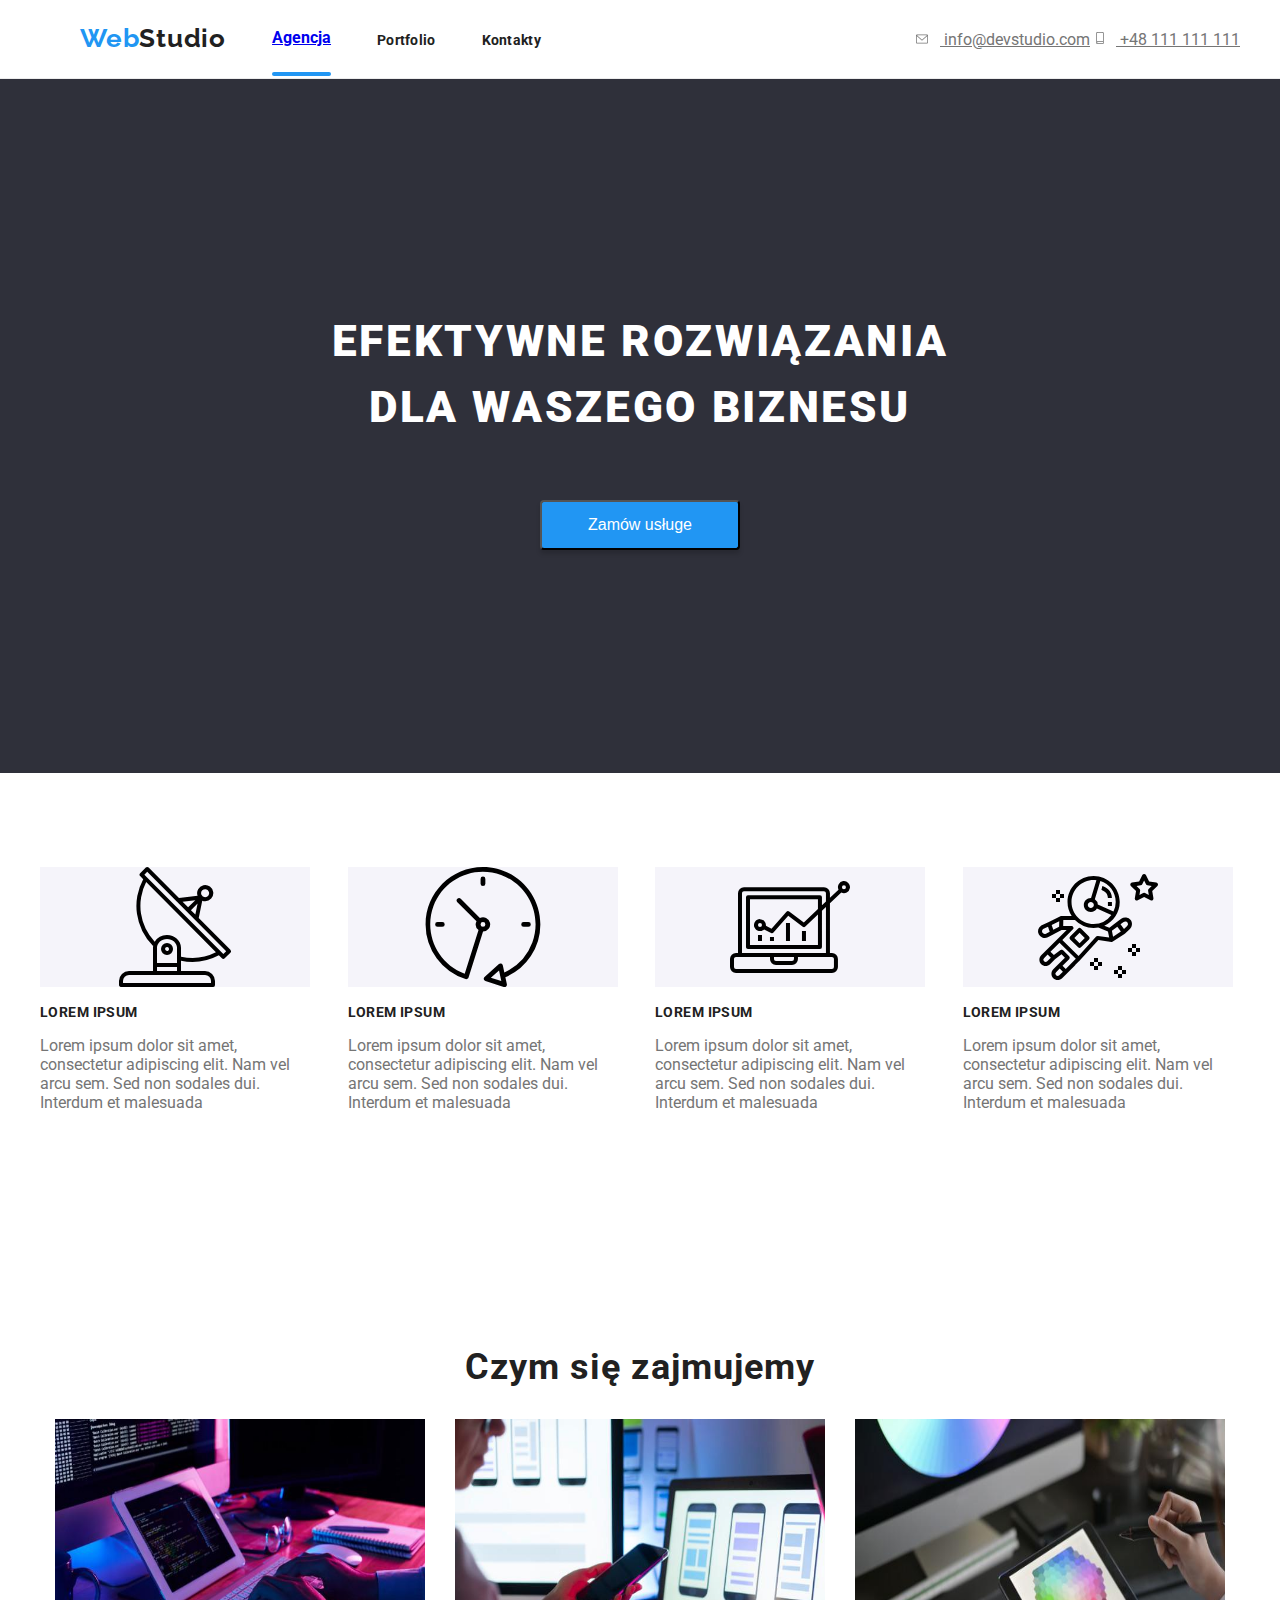
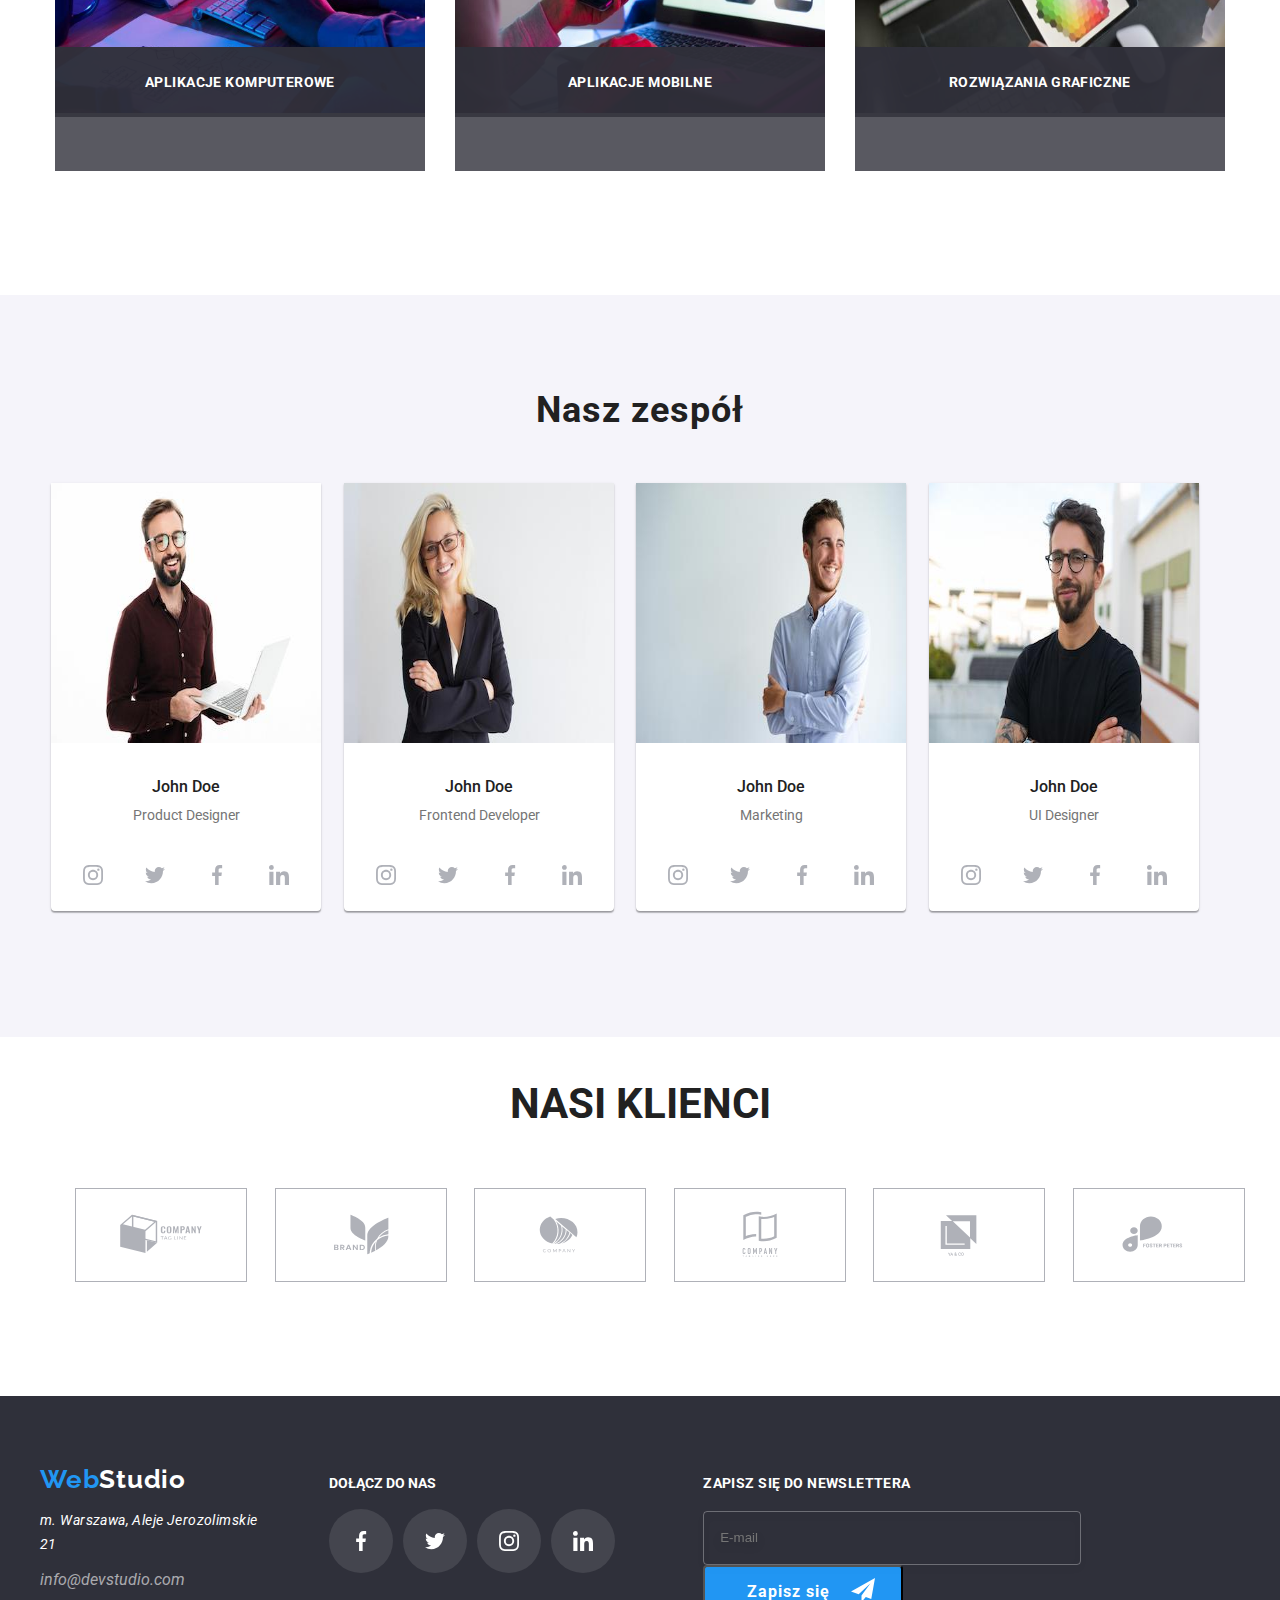
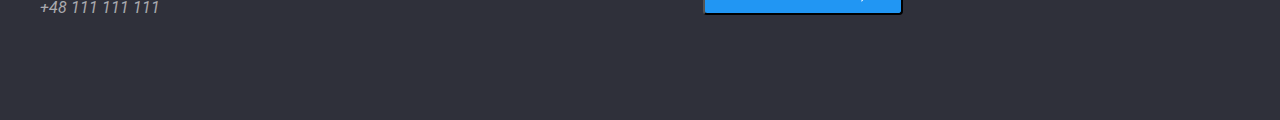
<file: index.html>
<!DOCTYPE html>
<html lang="pl">
  <head>
    <meta charset="UTF-8" />
    <meta http-equiv="X-UA-Compatible" content="IE=edge" />
    <meta name="viewport" content="width=device-width, initial-scale=1.0" />
    <title>Studio</title>
    <link rel="stylesheet" href="https://cdnjs.cloudflare.com/ajax/libs/modern-normalize/2.0.0/modern-normalize.min.css" integrity="sha512-4xo8blKMVCiXpTaLzQSLSw3KFOVPWhm/TRtuPVc4WG6kUgjH6J03IBuG7JZPkcWMxJ5huwaBpOpnwYElP/m6wg==" crossorigin="anonymous" referrerpolicy="no-referrer" />
    <link rel="preconnect" href="https://fonts.googleapis.com" />
    <link rel="preconnect" href="https://fonts.gstatic.com" crossorigin />
    <link
      href="https://fonts.googleapis.com/css2?family=Raleway:wght@700&family=Roboto:wght@400;500;700;900&display=swap"
      rel="stylesheet"
    />
    <link href="./css/main.min.css" rel=stylesheet>
  </head>
  <body>
    <header>
      <div class="container navigation__box"> 
         <div class="navigation__left-side">
          
            <menu class="main-menu__list">
              <li>
                <a class="logo" href="#"><span class="logo__web">Web</span>Studio</a>
              </li>
              <li>
                <a class="main-menu__link--active" href="#"><b>Agencja</b></a>
              </li>
              <li>
                <a class="main-menu__link" href="portfolio.html"><b>Portfolio</b></a>
              </li>
              <li>
                <a class="main-menu__link" href="#"><b>Kontakty</b></a>
              </li>
            </menu>
          </div>
          <div class="navigation__right-side">
            
            
           <a class="main-menu__link-contact" href="mailto:info@devstudio.com"><svg class="navigation__icon-cont-e"><use href="./images/icons.svg#icon-envelope"></use></svg>
            info@devstudio.com</a
          >
          
          
           <a class="main-menu__link-contact" href="tel:+48111111111"><svg class="navigation__icon-cont"><use href="./images/icons.svg#icon-smartphone"></use></svg> +48 111 111 111</a>
          </div>
      </div>
      
    </header>
    <main>
      <section class="title__box">
        <div class="container">
          <div class="title__item">
           <h1 class="title__text">EFEKTYWNE ROZWIĄZANIA DLA WASZEGO BIZNESU</h1>
            <button  class="title__button " type="button" data-modal-open>Zamów usługe</button>
          </div>
        </div>
      </section>
        <section>
          <div class="container">
            <div class="lorem__box"> 
          <article class="lorem__item">
            <svg class="lorem__icon">
                <use href="./images/icons.svg#icon-antenna-1"></use>
              </svg>
            <h3 class="lorem__header">LOREM IPSUM</h3>
            <p class="lorem__text">
              Lorem ipsum dolor sit amet, consectetur adipiscing elit. Nam vel
              arcu sem. Sed non sodales dui. Interdum et malesuada
            </p>
          </article>
          <article class="lorem__item">
            <svg class="lorem__icon">
                <use href="./images/icons.svg#icon-clock-1"></use>
              </svg>
            <h3 class="lorem__header">LOREM IPSUM</h3>
            <p class="lorem__text">
              Lorem ipsum dolor sit amet, consectetur adipiscing elit. Nam vel
              arcu sem. Sed non sodales dui. Interdum et malesuada
            </p>
          </article>
          <article class="lorem__item">
            <svg class="lorem__icon">
                <use href="./images/icons.svg#icon-diagram-1"></use>
              </svg>
            <h3 class="lorem__header">LOREM IPSUM</h3>
            <p class="lorem__text">
              Lorem ipsum dolor sit amet, consectetur adipiscing elit. Nam vel
              arcu sem. Sed non sodales dui. Interdum et malesuada
            </p>
          </article>
          <article class="lorem__item">
            <svg class="lorem__icon">
                <use href="./images/icons.svg#icon-astronaut-1"></use>
              </svg>
            <h3 class="lorem__header">LOREM IPSUM</h3>
            <p class="lorem__text">
              Lorem ipsum dolor sit amet, consectetur adipiscing elit. Nam vel
              arcu sem. Sed non sodales dui. Interdum et malesuada
            </p>
          </article>
            </div>
          </div>
        </section>
        <section>
          <div class="container">
            <div class="what-we-do__box">
          <h2 class="what-we-do__header">Czym się zajmujemy</h2>
          <ul class="what-we-do__list">
            <li>
          <img
            src="images/czym/night-program.jpg"
            alt="desk with keyboard and tablet"
            width="370"
            height="294"
          />
          <div class="what-we-do__img-text-box">
                <p class="what-we-do__text-img">APLIKACJE KOMPUTEROWE</p>
              </div></li>
          <li><img
            src="images/czym/laptop.jpg"
            alt="laptop and phone"
            width="370"
            height="294"
          />
          <div class="what-we-do__img-text-box">
                <p class="what-we-do__text-img">APLIKACJE MOBILNE</p>
              </div></li>
          <li><img
            src="images/czym/tablet.jpg"
            alt="tablet"
            width="370"
            height="294"
          />
          <div class="what-we-do__img-text-box">
                <p class="what-we-do__text-img">ROZWIĄZANIA GRAFICZNE</p>
              </div></li></ul>
            </div>
          </div>
        </section>
        <section class="team__background">
            <div class=container>
              <h2 class="team__title">Nasz zespół</h2>
              <div class="team__list">  
                <figure class="team__person">
                <img
                  src="images/johndoeproductdesigner.jpg"
                  alt="john doe"
                  width="270"
                  height="260"
                />
                  <figcaption class="team__person-text-box">
                  <h4 class="team__name">John Doe</h4>
                  <p class="team__function">Product Designer</p>
                  </figcaption>
              <div class="social__box-icon">
                <a class="social__link"><svg width="20px" height="20px"><use class="social__link-icon" href="./images/icons.svg#icon-instagram-2"></use></svg></a>
                <a class="social__link"><svg width="20px" height="20px"><use class="social__link-icon" href="./images/icons.svg#icon-twitter-1"></use></svg></a>
                <a class="social__link"><svg width="20px" height="20px"><use class="social__link-icon" href="./images/icons.svg#icon-facebook-1"></use></svg></a>
                <a class="social__link"><svg width="20px" height="20px"><use class="social__link-icon" href="./images/icons.svg#icon-linkedin-1"></use></svg></a>
              </div>
            </figure>
                  <figure class="team__person">
                <img
                  src="images/johndoefronteddeveloper.jpg"
                  alt="john doe"
                  width="270"
                  height="260"
                />
                <figcaption class="team__person-text-box">
                  <h4 class="team__name">John Doe</h4>
                  <p class="team__function">Frontend Developer</p>
                </figcaption>
            <div class="social__box-icon">
                <a class="social__link"><svg width="20px" height="20px"><use class="social__link-icon" href="./images/icons.svg#icon-instagram-2"></use></svg></a>
                <a class="social__link"><svg width="20px" height="20px"><use class="social__link-icon" href="./images/icons.svg#icon-twitter-1"></use></svg></a>
                <a class="social__link"><svg width="20px" height="20px"><use class="social__link-icon" href="./images/icons.svg#icon-facebook-1"></use></svg></a>
                <a class="social__link"><svg width="20px" height="20px"><use class="social__link-icon" href="./images/icons.svg#icon-linkedin-1"></use></svg></a>
              </div>
            </figure>
                <figure class="team__person">
                <img
                  src="images/johndoemarketing.jpg"
                  alt="john doe"
                  width="270"
                  height="260"
                />
                <figcaption class="team__person-text-box">
                  <h4 class="team__name">John Doe</h4>
                  <p class="team__function">Marketing</p>
                </figcaption>
            <div class="social__box-icon">
                <a class="social__link"><svg width="20px" height="20px"><use class="social__link-icon" href="./images/icons.svg#icon-instagram-2"></use></svg></a>
                <a class="social__link"><svg width="20px" height="20px"><use class="social__link-icon" href="./images/icons.svg#icon-twitter-1"></use></svg></a>
                <a class="social__link"><svg width="20px" height="20px"><use class="social__link-icon" href="./images/icons.svg#icon-facebook-1"></use></svg></a>
                <a class="social__link"><svg width="20px" height="20px"><use class="social__link-icon" href="./images/icons.svg#icon-linkedin-1"></use></svg></a>
              </div>
            </figure>
                <figure class="team__person">
                <img
                  src="images/johndoeUI.jpg"
                  alt="john doe"
                  width="270"
                  height="260"
                />
                <figcaption class="team__person-text-box">
                  <h4 class="team__name">John Doe</h4>
                  <p class="team__function">UI Designer</p>
                </figcaption>
              <div class="social__box-icon">
                <a class="social__link"><svg width="20px" height="20px"><use class="social__link-icon" href="./images/icons.svg#icon-instagram-2"></use></svg></a>
                <a class="social__link"><svg width="20px" height="20px"><use class="social__link-icon" href="./images/icons.svg#icon-twitter-1"></use></svg></a>
                <a class="social__link"><svg width="20px" height="20px"><use class="social__link-icon" href="./images/icons.svg#icon-facebook-1"></use></svg></a>
                <a class="social__link"><svg width="20px" height="20px"><use class="social__link-icon" href="./images/icons.svg#icon-linkedin-1"></use></svg></a>
              </div>
            </figure>
            </div>
            </div>
        </section>
        <section class="container client__section">
             <span class="client__header"><h3>NASI KLIENCI</h3></span>
             
              <ul >
                <div class="client__box-icon">
              <li><svg class="client__icon"><use  class="inside-icon" href="./images/icons.svg#icon-Logo-5"></use></svg></li>
              <li><svg class="client__icon"><use  href="./images/icons.svg#icon-Logo-4"></use></svg></li>
              <li><svg class="client__icon"><use  href="./images/icons.svg#icon-Logo-3"></use></svg></li>
              <li><svg class="client__icon"><use  href="./images/icons.svg#icon-Logo-2"></use></svg></li>
              <li><svg class="client__icon"><use  href="./images/icons.svg#icon-Logo-1"></use></svg></li>
              <li><svg class="client__icon"><use  href="./images/icons.svg#icon-Logo"></use></svg></li></div>
            </ul>
      
        </section>
      </div>
    </main>
    <footer >
      <section  class="footer__section">
        <div class="container">
          <div class="footer__flex">
          <div>
          <a class="footer__logo" href="#">
          <span class="logo__web">Web</span>Studio</a>
         <address class="footer__box-address">
          <p class="footer__text-adres">m. Warszawa, Aleje Jerozolimskie 21</p>
          <a class="footer__cont-link" href="mailto:info@devstudio.com">info@devstudio.com</a>
          <a class="footer__cont-link" href="tel:+48111111111">+48 111 111 111</a>
         </address>
           </div>
            <div class="footer__social">
              <div><h4 class="footer__social-text">DOŁĄCZ DO NAS</h4></div>
              <div class="footer__social-flex">
              <a class="footer__social-link"><svg width="20px" height="20px" ><use  href="./images/icons.svg#icon-facebook-1"></use></svg></a>
              <a class="footer__social-link"><svg width="20px" height="20px" ><use  href="./images/icons.svg#icon-twitter-1"></use></svg></a>
              <a class="footer__social-link"><svg width="20px" height="20px" ><use  href="./images/icons.svg#icon-instagram-2"></use></svg></a>
              <a class="footer__social-link"><svg width="20px" height="20px" ><use  href="./images/icons.svg#icon-linkedin-1"></use></svg></a></div>
            </div>
            <div class="newsletter__email-box">
            <form name="newsletter">
              <label class="newsletter__label" for="newsletter__email">Zapisz się do newslettera
              </label>
              <input class="newsletter__email-input" type="email" name="newsletter-email" id="newsletter-email" placeholder="E-mail">
              <button class="newsletter__button" type="submit">
                Zapisz się
                <svg class="newsletter__icon" width="24px" height="24px">
                  <use href="./images/icons.svg#icon-icon-send"></use>
                </svg>
              </button>
            </form>
          </div>
          </div>
        </div>
      </section>
    </footer>
    <div class="backdrop is-hidden" data-modal>
              <div class="modal">
                <button class="close-btn" type="button" data-modal-close>X</button>
                <div class="form__box">
          <h3 class="form__info">Zostaw swoje dane w formularzu poniżej</h3>
          <form name="form-user-id">
            <label class="label__box"><span class="label__text-help">Imie</span>
              <div class="label__input-box">
                <svg class="label__icon" width="18px" height="18px">
                  <use href="./images/icons.svg#icon-person-black-18dp-1"></use>
                </svg>
                <input class="label__input-text" type="text" name="name"></div></label>

            <label class="label__box"><span class="label__text-help">Telefon</span>
              <div class="label__input-box">
                <svg class="label__icon" width="19px" height="19px">
                  <use href="./images/icons.svg#icon-phone-black-18dp-1"></use>
                </svg>
                <input class="label__input-text" type="phone" name="tel"></div></label>

            <label class="label__box"><span class="label__text-help">Email</span>
              <div class="label__input-box">
                <svg class="label__icon" width="21px" height="18px">
                  <use href="./images/icons.svg#icon-email-black-18dp-1"></use>
                </svg>
                <input class="label__input-text" type="email" name="email"></div></label>

            <label class="label__box label__com-box"><span class="label__text-help">Komentarz</span>
              <div class="label__input-com-box">
                <textarea class="label__input-com" name="comment" rows="5" placeholder="Wprowadź tekst"></textarea>
              </div>
            </label>
            <label class="declaration__label-box">
              <input class="declaration__checkbox" type="checkbox" name="terms-of-service">
              <div class="declaration__checkbox-square-svg">
                <svg class="checkbox-icon" width="16px" height="15px">
                  <use href="./images/icons.svg#icon-Vector-2"></use>
                </svg>
              </div>
              <div class="declaration__checkbox-checked-svg">
                <svg class="checkbox-icon" width="16px" height="15px">
                  <use href="./images/icons.svg#icon-icon-check-2"></use>
                </svg>
              </div>
              <span class="declaration__text">Oświadczam iż akceptuję
                <a class="declaration__link" href="#">Regulamin</a> i
                <a class="declaration__link" href="#">Politykę Prywatności</a>.</span>
            </label>
            <button class="declaration__send-button" type="submit">Wyślij</button>
          </form>
        </div>
              </div>
            </div>
    <script src="./js/modal.js"></script>
  </body>
</html>
</file>
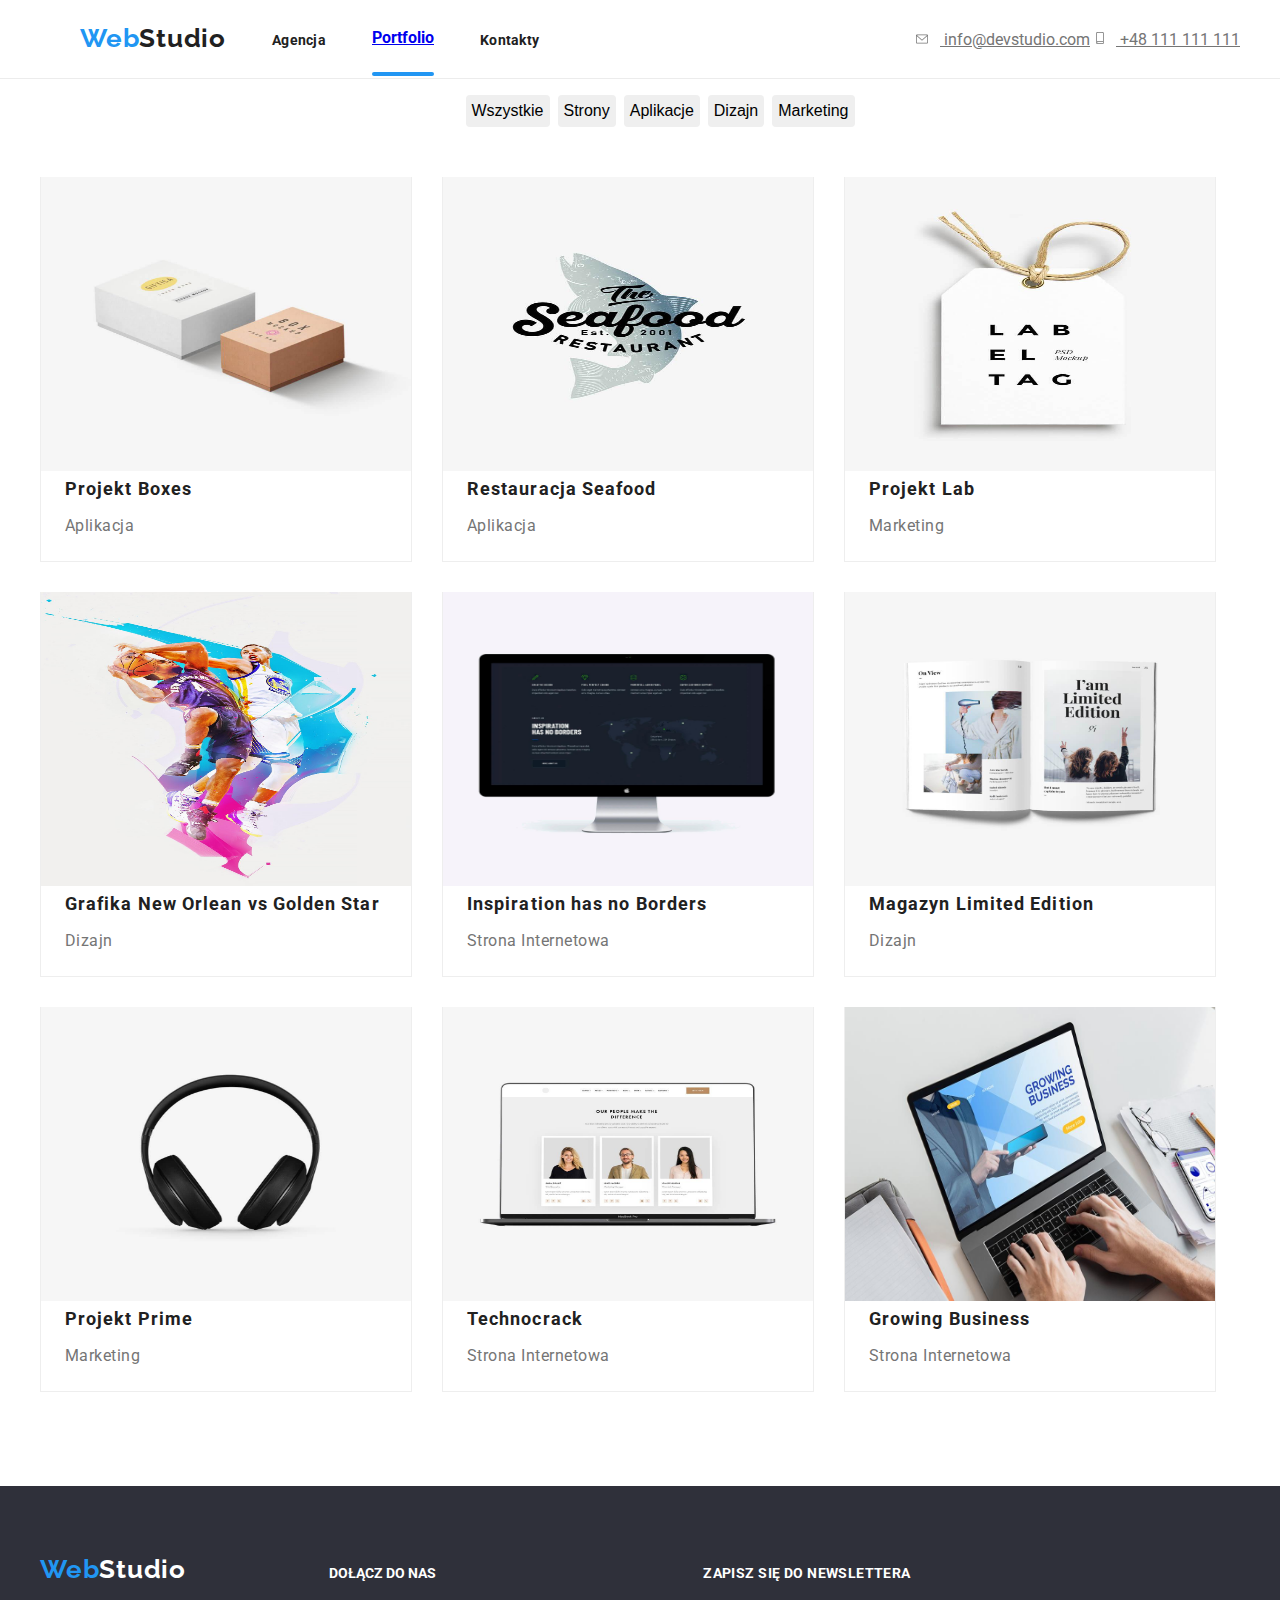
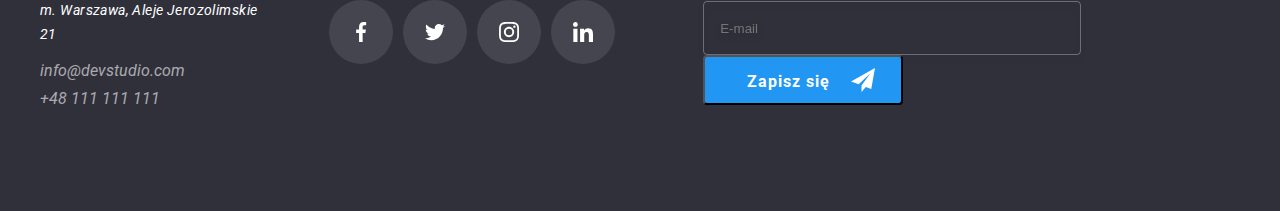
<file: portfolio.html>
<!DOCTYPE html>
<html lang="en">
  <head>
    <meta charset="UTF-8" />
    <meta http-equiv="X-UA-Compatible" content="IE=edge" />
    <meta name="viewport" content="width=device-width, initial-scale=1.0" />
    <title>Portfolio</title>
    <link
      rel="stylesheet"
      href="https://cdnjs.cloudflare.com/ajax/libs/modern-normalize/2.0.0/modern-normalize.min.css"
      integrity="sha512-4xo8blKMVCiXpTaLzQSLSw3KFOVPWhm/TRtuPVc4WG6kUgjH6J03IBuG7JZPkcWMxJ5huwaBpOpnwYElP/m6wg=="
      crossorigin="anonymous"
      referrerpolicy="no-referrer"
    />
    <link rel="preconnect" href="https://fonts.googleapis.com" />
    <link rel="preconnect" href="https://fonts.gstatic.com" crossorigin />
    <link
      href="https://fonts.googleapis.com/css2?family=Raleway:wght@700&family=Roboto:wght@400;500;700;900&display=swap"
      rel="stylesheet"
    />

    <link href="./css/main.min.css" rel="stylesheet" />
  </head>
  <body>
    <header>
      <div class="container navigation__box">
        <div class="navigation__left-side">
          <menu class="main-menu__list">
            <li>
              <a class="logo" href="#"
                ><span class="logo__web">Web</span>Studio</a
              >
            </li>
            <li>
              <a class="main-menu__link" href="index.html"><b>Agencja</b></a>
            </li>
            <li>
              <a class="main-menu__link--active" href="portfolio.html"
                ><b>Portfolio</b></a
              >
            </li>
            <li>
              <a class="main-menu__link" href="#"><b>Kontakty</b></a>
            </li>
          </menu>
        </div>
        <div class="navigation__right-side">
          <a class="main-menu__link-contact" href="mailto:info@devstudio.com"
            ><svg class="navigation__icon-cont-e">
              <use href="./images/icons.svg#icon-envelope"></use>
            </svg>
            info@devstudio.com</a
          >

          <a class="main-menu__link-contact" href="tel:+48111111111"
            ><svg class="navigation__icon-cont">
              <use href="./images/icons.svg#icon-smartphone"></use>
            </svg>
            +48 111 111 111</a
          >
        </div>
      </div>
    </header>
    <main>
      <div class="container portfolio_section">
        <div>
          <ul>
            <li class="portfolio__button-list">
              <button class="portfolio__btn" type="button">Wszystkie</button>
              <button class="portfolio__btn" type="button">Strony</button>
              <button class="portfolio__btn" type="button">Aplikacje</button>
              <button class="portfolio__btn" type="button">Dizajn</button>
              <button class="portfolio__btn" type="button">Marketing</button>
            </li>
          </ul>
        </div>

        <section>
          <ul class="product__table">
            <li>
              <figure class="product__box">
                <div class="product__hidden-box">
                  <img
                    src="./images/portfolio/twobox.jpg"
                    alt="two box"
                    width="370"
                    height="294"
                  />

                  <figcaption class="product__hidden-text">
                    <p>
                      Technocrack jest popularną platformą wykorzystywaną do
                      rozpowszechniania koronawirusa. Firmy wykorzystują tę
                      platformę do celów szpiegowskich i ataków na
                      niezabezpieczone serwery konkurencji
                    </p>
                  </figcaption>
                </div>

                <figcaption>
                  <h4 class="product__name">Projekt Boxes</h4>
                  <p class="product__info">Aplikacja</p>
                </figcaption>
              </figure>
            </li>
            <li>
              <figure class="product__box">
                <div class="product__hidden-box">
                  <img
                    src="./images/portfolio/restaurant.jpg"
                    alt="logo restaurant with fish"
                    width="370"
                    height="294"
                  />
                  <figcaption class="product__hidden-text">
                    <p>
                      Technocrack jest popularną platformą wykorzystywaną do
                      rozpowszechniania koronawirusa. Firmy wykorzystują tę
                      platformę do celów szpiegowskich i ataków na
                      niezabezpieczone serwery konkurencji
                    </p>
                  </figcaption>
                </div>
                <figcaption>
                  <h4 class="product__name">Restauracja Seafood</h4>
                  <p class="product__info">Aplikacja</p>
                </figcaption>
              </figure>
            </li>
            <li>
              <figure class="product__box">
                <div class="product__hidden-box">
                  <img
                    src="./images/portfolio/label.jpg"
                    alt="label"
                    width="370"
                    height="294"
                  />
                  <figcaption class="product__hidden-text">
                    <p>
                      Technocrack jest popularną platformą wykorzystywaną do
                      rozpowszechniania koronawirusa. Firmy wykorzystują tę
                      platformę do celów szpiegowskich i ataków na
                      niezabezpieczone serwery konkurencji
                    </p>
                  </figcaption>
                </div>
                <figcaption>
                  <h4 class="product__name">Projekt Lab</h4>
                  <p class="product__info">Marketing</p>
                </figcaption>
              </figure>
            </li>
            <li>
              <figure class="product__box">
                <div class="product__hidden-box">
                  <img
                    src="./images/portfolio/players.jpg"
                    alt="two basketball players fight a ball"
                    width="370"
                    height="294"
                  />
                  <figcaption class="product__hidden-text">
                    <p>
                      Technocrack jest popularną platformą wykorzystywaną do
                      rozpowszechniania koronawirusa. Firmy wykorzystują tę
                      platformę do celów szpiegowskich i ataków na
                      niezabezpieczone serwery konkurencji
                    </p>
                  </figcaption>
                </div>
                <figcaption>
                  <h4 class="product__name">
                    Grafika New Orlean vs Golden Star
                  </h4>
                  <p class="product__info">Dizajn</p>
                </figcaption>
              </figure>
            </li>
            <li>
              <figure class="product__box">
                <div class="product__hidden-box">
                  <img
                    src="./images/portfolio/applemonitor.jpg"
                    alt="monitor apple company"
                    width="370"
                    height="294"
                  />
                  <figcaption class="product__hidden-text">
                    <p>
                      Technocrack jest popularną platformą wykorzystywaną do
                      rozpowszechniania koronawirusa. Firmy wykorzystują tę
                      platformę do celów szpiegowskich i ataków na
                      niezabezpieczone serwery konkurencji
                    </p>
                  </figcaption>
                </div>
                <figcaption>
                  <h4 class="product__name">Inspiration has no Borders</h4>
                  <p class="product__info">Strona Internetowa</p>
                </figcaption>
              </figure>
            </li>
            <li>
              <figure class="product__box">
                <div class="product__hidden-box">
                  <img
                    src="./images/portfolio/magazine.jpg"
                    alt="open magazine"
                    width="370"
                    height="294"
                  />
                  <figcaption class="product__hidden-text">
                    <p>
                      Technocrack jest popularną platformą wykorzystywaną do
                      rozpowszechniania koronawirusa. Firmy wykorzystują tę
                      platformę do celów szpiegowskich i ataków na
                      niezabezpieczone serwery konkurencji
                    </p>
                  </figcaption>
                </div>
                <figcaption>
                  <h4 class="product__name">Magazyn Limited Edition</h4>
                  <p class="product__info">Dizajn</p>
                </figcaption>
              </figure>
            </li>
            <li>
              <figure class="product__box">
                <div class="product__hidden-box">
                  <img
                    src="./images/portfolio/headphone.jpg"
                    alt="black headphone"
                    width="370"
                    height="294"
                  />
                  <figcaption class="product__hidden-text">
                    <p>
                      Technocrack jest popularną platformą wykorzystywaną do
                      rozpowszechniania koronawirusa. Firmy wykorzystują tę
                      platformę do celów szpiegowskich i ataków na
                      niezabezpieczone serwery konkurencji
                    </p>
                  </figcaption>
                </div>
                <figcaption>
                  <h4 class="product__name">Projekt Prime</h4>
                  <p class="product__info">Marketing</p>
                </figcaption>
              </figure>
            </li>
            <li>
              <figure class="product__box">
                <div class="product__hidden-box">
                  <img
                    src="./images/portfolio/openlaptop.jpg"
                    alt="laptop with 3 people on wallper"
                    width="370"
                    height="294"
                  />
                  <figcaption class="product__hidden-text">
                    <p>
                      Technocrack jest popularną platformą wykorzystywaną do
                      rozpowszechniania koronawirusa. Firmy wykorzystują tę
                      platformę do celów szpiegowskich i ataków na
                      niezabezpieczone serwery konkurencji
                    </p>
                  </figcaption>
                </div>
                <figcaption>
                  <h4 class="product__name">Technocrack</h4>
                  <p class="product__info">Strona Internetowa</p>
                </figcaption>
              </figure>
            </li>
            <li>
              <figure class="product__box">
                <div class="product__hidden-box">
                  <img
                    src="./images/portfolio/hands.jpg"
                    alt="hands on laptop"
                    width="370"
                    height="294"
                  />
                  <figcaption class="product__hidden-text">
                    <p>
                      Technocrack jest popularną platformą wykorzystywaną do
                      rozpowszechniania koronawirusa. Firmy wykorzystują tę
                      platformę do celów szpiegowskich i ataków na
                      niezabezpieczone serwery konkurencji
                    </p>
                  </figcaption>
                </div>
                <figcaption>
                  <h4 class="product__name">Growing Business</h4>
                  <p class="product__info">Strona Internetowa</p>
                </figcaption>
              </figure>
            </li>
          </ul>
        </section>
      </div>
    </main>
    <footer>
      <section class="footer__section">
        <div class="container">
          <div class="footer__flex">
            <div>
              <a class="footer__logo" href="#">
                <span class="logo__web">Web</span>Studio</a
              >
              <address class="footer__box-address">
                <p class="footer__text-adres">
                  m. Warszawa, Aleje Jerozolimskie 21
                </p>
                <a class="footer__cont-link" href="mailto:info@devstudio.com"
                  >info@devstudio.com</a
                >
                <a class="footer__cont-link" href="tel:+48111111111"
                  >+48 111 111 111</a
                >
              </address>
            </div>
            <div class="footer__social">
              <div><h4 class="footer__social-text">DOŁĄCZ DO NAS</h4></div>
              <div class="footer__social-flex">
                <a class="footer__social-link"
                  ><svg width="20px" height="20px">
                    <use href="./images/icons.svg#icon-facebook-1"></use></svg
                ></a>
                <a class="footer__social-link"
                  ><svg width="20px" height="20px">
                    <use href="./images/icons.svg#icon-twitter-1"></use></svg
                ></a>
                <a class="footer__social-link"
                  ><svg width="20px" height="20px">
                    <use href="./images/icons.svg#icon-instagram-2"></use></svg
                ></a>
                <a class="footer__social-link"
                  ><svg width="20px" height="20px">
                    <use href="./images/icons.svg#icon-linkedin-1"></use></svg
                ></a>
              </div>
            </div>
            <div class="newsletter__email-box">
              <form name="newsletter">
                <label class="newsletter__label" for="newsletter__email"
                  >Zapisz się do newslettera
                </label>
                <input
                  class="newsletter__email-input"
                  type="email"
                  name="newsletter-email"
                  id="newsletter-email"
                  placeholder="E-mail"
                />
                <button class="newsletter__button" type="submit">
                  Zapisz się
                  <svg class="newsletter__icon" width="24px" height="24px">
                    <use href="./images/icons.svg#icon-icon-send"></use>
                  </svg>
                </button>
              </form>
            </div>
          </div>
        </div>
      </section>
    </footer>
  </body>
</html>
</file>
<file: css/main.min.css>
li{list-style:none}body{font-family:"Roboto",sans-serif;color:#212121;background-color:#fff;margin:0px auto}header{border-bottom:1px solid #ececec}.container{width:1200px;margin:0 auto}section{padding-bottom:94px}article:last-child{padding-right:0px}.main-menu__list{display:-webkit-box;display:-ms-flexbox;display:flex;-webkit-box-align:center;-ms-flex-align:center;align-items:center;-webkit-box-pack:justify;-ms-flex-pack:justify;justify-content:space-between;gap:46px;max-width:245px}.main-menu__link{color:#212121;font-weight:500;font-size:14px;line-height:1.1;letter-spacing:.02em;text-decoration-line:none;-webkit-transition-duration:250ms;transition-duration:250ms;-webkit-transition-timing-function:cubic-bezier(0.4, 0, 0.2, 1);transition-timing-function:cubic-bezier(0.4, 0, 0.2, 1)}.main-menu__link:hover,.main-menu__link:focus{color:#2196f3}.main-menu__link-contact{color:#757575}.main-menu__link-contact:hover,.main-menu__link-contact:focus{color:#2196f3}.main-menu__link--acive,.main-menu__link--active::after{content:"";display:block;position:relative;top:25.5px;width:100%;height:4px;background-color:#2196f3;border-radius:2px;color:#2196f3}.main-menu__link:visited{border-bottom:solid 1px #2196f3}.navigation__box{display:-webkit-box;display:-ms-flexbox;display:flex;-webkit-box-pack:justify;-ms-flex-pack:justify;justify-content:space-between;-webkit-box-align:center;-ms-flex-align:center;align-items:center;height:78px}.navigation__left-side{display:-webkit-box;display:-ms-flexbox;display:flex;-webkit-box-align:center;-ms-flex-align:center;align-items:center}.navigation__right-side{-webkit-box-pack:justify;-ms-flex-pack:justify;justify-content:space-between;gap:50px}.navigation__icon-cont{max-width:12px;max-height:14px;fill:currentColor;margin-right:10px;-webkit-transition-duration:250ms;transition-duration:250ms;-webkit-transition-timing-function:cubic-bezier(0.4, 0, 0.2, 1);transition-timing-function:cubic-bezier(0.4, 0, 0.2, 1)}.navigation__icon-cont-e{max-width:16px;max-height:12px;fill:currentColor;margin-right:10px;-webkit-transition-duration:250ms;transition-duration:250ms;-webkit-transition-timing-function:cubic-bezier(0.4, 0, 0.2, 1);transition-timing-function:cubic-bezier(0.4, 0, 0.2, 1)}.logo{font-family:"Raleway";font-weight:700;font-size:26px;line-height:1.2;letter-spacing:.03em;color:#212121;text-decoration:none}.logo__web{color:#2196f3}.title__box{background-color:#2f303a;min-height:600px;max-width:1600px;margin:0 auto;background-image:-webkit-gradient(linear, left top, left bottom, from(rgba(47, 48, 58, 0.4)), to(rgba(47, 48, 58, 0.4))),url(https://s3-alpha-sig.figma.com/img/1131/4362/dd953143a8a4d9f86ec8d71afc0e8103?Expires=1686528000&Signature=QHMN3E-LeFuaA6RcDA5ERL41ffZ5QjH5G8KXThdRlyIl6o9gJnzMWoFq~F9NwQv0tfBmpJsKHXbI7R7o8nPZxx7T4Zt5~BNhSc0leg2Uo4zRdAIS-SQlJC8d0eKIt24zZinLmD6~0G12tXkhi1whHiJSX-1f3PZypKlVsp3ER1pa~ZqnApk2y-Q3KQDsV1B2UINNHqxPXehJKgrBEHkN03uTgZgYoaRcK7wgL5zk1FAiZ0whkNr~BHzXgIdZDGaOl833fo6QHsdgXG-hGvx~o0B35FRGrG7egkVX7bKkCtp~Ek7JsCE77w4cj~a7JyKbh0v~k94cMoQoTNuMbEXbrA__&Key-Pair-Id=APKAQ4GOSFWCVNEHN3O4);background-image:linear-gradient(rgba(47, 48, 58, 0.4), rgba(47, 48, 58, 0.4)),url(https://s3-alpha-sig.figma.com/img/1131/4362/dd953143a8a4d9f86ec8d71afc0e8103?Expires=1686528000&Signature=QHMN3E-LeFuaA6RcDA5ERL41ffZ5QjH5G8KXThdRlyIl6o9gJnzMWoFq~F9NwQv0tfBmpJsKHXbI7R7o8nPZxx7T4Zt5~BNhSc0leg2Uo4zRdAIS-SQlJC8d0eKIt24zZinLmD6~0G12tXkhi1whHiJSX-1f3PZypKlVsp3ER1pa~ZqnApk2y-Q3KQDsV1B2UINNHqxPXehJKgrBEHkN03uTgZgYoaRcK7wgL5zk1FAiZ0whkNr~BHzXgIdZDGaOl833fo6QHsdgXG-hGvx~o0B35FRGrG7egkVX7bKkCtp~Ek7JsCE77w4cj~a7JyKbh0v~k94cMoQoTNuMbEXbrA__&Key-Pair-Id=APKAQ4GOSFWCVNEHN3O4)}.title__item{display:-webkit-box;display:-ms-flexbox;display:flex;-webkit-box-orient:vertical;-webkit-box-direction:normal;-ms-flex-direction:column;flex-direction:column;-webkit-box-align:center;-ms-flex-align:center;align-items:center;padding:200px 452px 30px 452px}.title__text{color:#fff;font-weight:900;font-size:44px;line-height:1.5;text-align:center;letter-spacing:.06em;text-transform:uppercase;width:696px}.title__button{font-weight:500;font-size:16px;line-height:30px;-webkit-box-shadow:0 4px 4px rgba(0,0,0,.1490196078);box-shadow:0 4px 4px rgba(0,0,0,.1490196078);border-radius:4px;background-color:#2196f3;color:#fff;cursor:pointer;width:200px;height:50px;margin-top:30px;-webkit-transition-duration:250ms;transition-duration:250ms;-webkit-transition-timing-function:cubic-bezier(0.4, 0, 0.2, 1);transition-timing-function:cubic-bezier(0.4, 0, 0.2, 1)}.title__button:hover,.title__button:focus{background-color:#2196f3;color:#fff;-webkit-box-shadow:0 4px 4px rgba(0,0,0,.1490196078);box-shadow:0 4px 4px rgba(0,0,0,.1490196078)}.header-block-shade{width:100%;height:100%;background-color:rgba(47,48,58,.4);display:-webkit-box;display:-ms-flexbox;display:flex;-webkit-box-orient:vertical;-webkit-box-direction:normal;-ms-flex-direction:column;flex-direction:column;-webkit-box-align:center;-ms-flex-align:center;align-items:center;padding-bottom:200px;margin-bottom:94px}.what-we-do__box{display:-webkit-box;display:-ms-flexbox;display:flex;-ms-flex-wrap:wrap;flex-wrap:wrap;-ms-flex-pack:distribute;justify-content:space-around}.what-we-do__header{font-weight:700;font-size:36px;line-height:1.2;text-align:center;letter-spacing:.03em;width:1170px}.what-we-do__list{display:contents}.what-we-do__text-img{width:auto;height:70px;background-color:rgba(47,48,58,.8);color:#fff;text-transform:uppercase;color:#fff;font-weight:700;font-size:14px;line-height:16px;text-align:center;letter-spacing:.03em;padding:27px 0}.what-we-do__img-text-box{background-color:rgba(47,48,58,.8);width:100%;height:70px;position:relative;top:-84px}.footer__section{background:#2f303a;display:-webkit-box;display:-ms-flexbox;display:flex;-webkit-box-align:baseline;-ms-flex-align:baseline;align-items:baseline}.footer__text-adres{color:#fff;font-size:14px;line-height:1.7;letter-spacing:.03em}.footer__logo{font-family:"Raleway";font-weight:700;font-size:26px;line-height:1.2;letter-spacing:.03em;color:#fff;text-decoration:none}.footer__flex{display:-webkit-box;display:-ms-flexbox;display:flex;margin-top:60px;-webkit-box-align:baseline;-ms-flex-align:baseline;align-items:baseline}.footer__box-address{display:-webkit-box;display:-ms-flexbox;display:flex;-webkit-box-orient:vertical;-webkit-box-direction:normal;-ms-flex-direction:column;flex-direction:column}.footer__cont-link{text-decoration:none;color:rgba(255,255,255,.6);padding-bottom:9px}.product__table{display:-webkit-box;display:-ms-flexbox;display:flex;-ms-flex-wrap:wrap;flex-wrap:wrap;gap:30px;padding:0;-ms-flex-preferred-size:calc((100% - 30px)/3);flex-basis:calc((100% - 30px)/3);margin:0}.product__name{margin-bottom:4px;margin-top:0px;margin-left:24px;margin-right:24px;letter-spacing:.06em;font-weight:700;font-size:18px;line-height:36px}.product__info{font-weight:400;font-size:16px;line-height:30px;color:#757575;padding:0px 24px 20px 24px;margin:0;letter-spacing:.03em}.product__box{border-left:1px solid #eee;border-right:1px solid #eee;border-bottom:1px solid #eee;margin:0 auto;-webkit-transition-duration:250ms;transition-duration:250ms;-webkit-transition-timing-function:cubic-bezier(0.4, 0, 0.2, 1);transition-timing-function:cubic-bezier(0.4, 0, 0.2, 1);position:relative}.product__box:hover{-webkit-box-shadow:4px 6px 0px rgba(0,0,0,.1607843137);box-shadow:4px 6px 0px rgba(0,0,0,.1607843137);cursor:pointer}.product__box:focus{-webkit-box-shadow:4px 6px 0px rgba(0,0,0,.1607843137);box-shadow:4px 6px 0px rgba(0,0,0,.1607843137)}.product__hidden-text{position:absolute;inset:0;padding:.5em;width:370px;height:100%;background-color:#2196f3;-webkit-transform:translateY(100%);transform:translateY(100%);-webkit-transition:250ms cubic-bezier(0.4, 0, 0.2, 1);transition:250ms cubic-bezier(0.4, 0, 0.2, 1);font-size:18px;line-height:28px;letter-spacing:2px;color:#fff}.product__hidden-text:hover,.product__hidden-text:focus{-webkit-transform:inherit;transform:inherit}.product__hidden-box:hover,.product__hidden-box:focus{-webkit-transform:inherit;transform:inherit}.product__box:hover .product__hidden-text{-webkit-transform:translateY(0);transform:translateY(0)}.product__hidden-box{overflow:hidden;width:370px;height:294px;margin:0 auto;position:relative}.portfolio__section{display:-webkit-box;display:-ms-flexbox;display:flex;-webkit-box-orient:vertical;-webkit-box-direction:normal;-ms-flex-direction:column;flex-direction:column;padding-top:94px}.portfolio__button-list{display:-webkit-box;display:-ms-flexbox;display:flex;gap:8px;width:100%;-webkit-box-pack:center;-ms-flex-pack:center;justify-content:center;letter-spacing:.03em;text-align:center;margin-bottom:50px}.portfolio__btn{font-weight:500;font-size:16px;line-height:1.9;cursor:pointer;border:none;border-radius:4px;-webkit-transition-duration:250ms;transition-duration:250ms;-webkit-transition-timing-function:cubic-bezier(0.4, 0, 0.2, 1);transition-timing-function:cubic-bezier(0.4, 0, 0.2, 1)}.portfolio__btn:hover,.portfolio__btn:focus{background-color:#2196f3;color:#fff;-webkit-box-shadow:0 4px 4px rgba(0,0,0,.1490196078);box-shadow:0 4px 4px rgba(0,0,0,.1490196078)}.social__link{width:40px;height:40px;background-color:rgba(255,255,255,.1);border-radius:50%;fill:#fff;-webkit-transition-duration:250ms;transition-duration:250ms;-webkit-transition-timing-function:cubic-bezier(0.4, 0, 0.2, 1);transition-timing-function:cubic-bezier(0.4, 0, 0.2, 1);display:-webkit-box;display:-ms-flexbox;display:flex;-webkit-box-pack:center;-ms-flex-pack:center;justify-content:center;-webkit-box-align:center;-ms-flex-align:center;align-items:center}.social__link:hover,.social__link:focus{border-radius:50%;cursor:pointer;background-color:#2196f3}.social__link:hover .social__link-icon,.social__link:focus .social__link-icon{fill:#fff}.social__link-icon{fill:#afb1b8}.social__box-icon{display:-webkit-box;display:-ms-flexbox;display:flex;-webkit-box-pack:space-evenly;-ms-flex-pack:space-evenly;justify-content:space-evenly;fill:#afb1b8}.footer__social-link{width:40px;height:40px;padding:12px;background-color:rgba(255,255,255,.1);border-radius:50%;margin-right:10px;fill:#fff;-webkit-transition-duration:250ms;transition-duration:250ms;-webkit-transition-timing-function:cubic-bezier(0.4, 0, 0.2, 1);transition-timing-function:cubic-bezier(0.4, 0, 0.2, 1);display:-webkit-box;display:-ms-flexbox;display:flex;-webkit-box-pack:center;-ms-flex-pack:center;justify-content:center;-webkit-box-align:center;-ms-flex-align:center;align-items:center}.footer__social-link:hover,.footer__social-link:focus{border-radius:50%;cursor:pointer;background-color:#2196f3}.footer__social-link:hover .footer__social-link,.footer__social-link:focus .footer__social-link{fill:#fff}.footer__social{color:#fff;fill:currentColor;-webkit-box-pack:center;-ms-flex-pack:center;justify-content:center;margin-left:70px}.footer__social-text{font-size:14px}.footer__social-flex{display:-webkit-box;display:-ms-flexbox;display:flex}.client__section{display:-webkit-box;display:-ms-flexbox;display:flex;-webkit-box-orient:vertical;-webkit-box-direction:normal;-ms-flex-direction:column;flex-direction:column;-webkit-box-align:center;-ms-flex-align:center;align-items:center}.client__icon{max-width:170px;max-height:92px;fill:#afb1b8;border:1px solid #afb1b8;-webkit-transition-duration:250ms;transition-duration:250ms;-webkit-transition-timing-function:cubic-bezier(0.4, 0, 0.2, 1);transition-timing-function:cubic-bezier(0.4, 0, 0.2, 1)}.client__icon:hover,.client__icon:focus{fill:#2196f3;border-color:#2196f3}.client__box-icon{display:-webkit-box;display:-ms-flexbox;display:flex;width:1170px;-webkit-box-pack:justify;-ms-flex-pack:justify;justify-content:space-between}.client__header{font-size:36px;line-height:1.2;font-weight:700;margin:0 auto}.backdrop{display:-webkit-box;display:-ms-flexbox;display:flex;background-color:rgba(0,0,0,.2);position:fixed;left:0;right:0;top:0;bottom:0;z-index:1;cursor:not-allowed;-webkit-transform:scale(1);transform:scale(1);-webkit-transition-duration:250ms;transition-duration:250ms;-webkit-transition-timing-function:cubic-bezier(0.4, 0, 0.2, 1);transition-timing-function:cubic-bezier(0.4, 0, 0.2, 1)}.is-hidden{opacity:0;visibility:hidden;pointer-events:none}.modal{position:relative;margin:auto;background:#fff;-webkit-box-shadow:0px 1px 3px rgba(0,0,0,.12),0px 1px 1px rgba(0,0,0,.14),0px 2px 1px rgba(0,0,0,.2);box-shadow:0px 1px 3px rgba(0,0,0,.12),0px 1px 1px rgba(0,0,0,.14),0px 2px 1px rgba(0,0,0,.2);width:528px;height:581px;cursor:auto}.close-btn{border:none;width:30px;height:30px;background-color:#fff;position:relative;top:8px;left:91%;cursor:pointer}.declaration__text{position:relative;left:79px;bottom:42px;font-family:"Roboto";font-style:normal;font-weight:400;font-size:14px;line-height:24px;letter-spacing:.03em;color:#757575}.declaration__label-box{padding-left:55px}.declaration__declaration-checkbox{position:relative;top:20px;width:16px;height:15px;-moz-appearance:none;-webkit-appearance:none;appearance:none}.declaration__link,.declaration__link:hover,.declaration__link:focus,.declaration__link:visited{color:#2196f3}.declaration__send-button{font-family:"Roboto";font-style:normal;font-weight:700;font-size:16px;line-height:30px;letter-spacing:.06em;color:#fff;background-color:#2196f3;width:200px;height:50px;border:none;border-radius:4px;margin-left:164px;position:relative;bottom:20px}.declaration__checkbox-square-svg{position:relative;left:54px}.declaration__checkbox-checked-svg{fill:#fff;background-color:#2196f3;width:16px;height:17px;border-radius:4px;position:relative;left:54px;bottom:19px;visibility:hidden}.declaration__checkbox:checked~.declaration__checkbox-checked-svg{visibility:visible}.declaration__checkbox:checked+.declaration__checkbox-square-svg{visibility:hidden}.form__box{position:relative;display:-webkit-box;display:-ms-flexbox;display:flex;-webkit-box-orient:vertical;-webkit-box-direction:normal;-ms-flex-direction:column;flex-direction:column}.form__info{font-family:"Roboto";font-style:normal;font-weight:700;font-size:20px;line-height:23px;text-align:center;letter-spacing:.03em;color:#212121;-webkit-box-align:center;-ms-flex-align:center;align-items:center;text-align:center;margin-top:2px;margin-bottom:12px}.label__box{font-family:"Roboto";font-style:normal;font-weight:400;font-size:12px;line-height:14px;letter-spacing:.01em;color:#757575;display:-webkit-box;display:-ms-flexbox;display:flex;-webkit-box-orient:vertical;-webkit-box-direction:normal;-ms-flex-direction:column;flex-direction:column;-ms-flex-line-pack:distribute;align-content:space-around;padding-left:40px}.label__text-help{margin-bottom:10px}.label__input-box{width:448px;height:40px;border:1px solid rgba(33,33,33,.2);border-radius:4px;margin-bottom:10px;display:-webkit-box;display:-ms-flexbox;display:flex}.label__input-text{margin:10px auto 10px 0;width:366px;height:20px;border:none;outline-color:rgba(0,0,0,0)}.label__icon{fill:#212121;margin:auto}.label__com-box{padding-bottom:0;margin-bottom:20px}.label__input-com-box{width:448px;border:1px solid rgba(33,33,33,.2);border-radius:4px;display:-webkit-box;display:-ms-flexbox;display:flex;position:relative}.label__input-com{resize:none;margin:12px auto;width:416px;border:none;outline-color:rgba(0,0,0,0)}.label__label__input-com::-webkit-input-placeholder{font-family:"Roboto";font-style:normal;font-weight:400;font-size:12px;line-height:14px;letter-spacing:.01em;color:rgba(117,117,117,.5)}.label__label__input-com::-moz-placeholder{font-family:"Roboto";font-style:normal;font-weight:400;font-size:12px;line-height:14px;letter-spacing:.01em;color:rgba(117,117,117,.5)}.label__label__input-com:-ms-input-placeholder{font-family:"Roboto";font-style:normal;font-weight:400;font-size:12px;line-height:14px;letter-spacing:.01em;color:rgba(117,117,117,.5)}.label__label__input-com::-ms-input-placeholder{font-family:"Roboto";font-style:normal;font-weight:400;font-size:12px;line-height:14px;letter-spacing:.01em;color:rgba(117,117,117,.5)}.label__label__input-com::placeholder{font-family:"Roboto";font-style:normal;font-weight:400;font-size:12px;line-height:14px;letter-spacing:.01em;color:rgba(117,117,117,.5)}.label__box:focus-within .label__input-box,.label__box:focus-within .label__input-com-box{border-color:#2196f3}.label__box:focus-within .label__icon{fill:#2196f3}.what-we-do__box{display:-webkit-box;display:-ms-flexbox;display:flex;-ms-flex-wrap:wrap;flex-wrap:wrap;-ms-flex-pack:distribute;justify-content:space-around}.what-we-do__header{font-weight:700;font-size:36px;line-height:1.2;text-align:center;letter-spacing:.03em;width:1170px}.what-we-do__list{display:contents}.what-we-do__text-img{width:auto;height:70px;background-color:rgba(47,48,58,.8);color:#fff;text-transform:uppercase;color:#fff;font-weight:700;font-size:14px;line-height:16px;text-align:center;letter-spacing:.03em;padding:27px 0}.what-we-do__img-text-box{background-color:rgba(47,48,58,.8);width:100%;height:70px;position:relative;top:-84px}.team__background{background:#f5f4fa;margin:0 auto;min-height:648px}.team__list{display:-webkit-box;display:-ms-flexbox;display:flex;-webkit-box-pack:center;-ms-flex-pack:center;justify-content:center;padding-top:50px;min-height:368px;width:1170px}.team__person{-webkit-box-sizing:border-box;box-sizing:border-box;width:270px;height:428px;margin:0 auto;-webkit-box-shadow:0px 1px 3px rgba(0,0,0,.12),0px 1px 1px rgba(0,0,0,.14),0px 2px 1px rgba(0,0,0,.2);box-shadow:0px 1px 3px rgba(0,0,0,.12),0px 1px 1px rgba(0,0,0,.14),0px 2px 1px rgba(0,0,0,.2);border-radius:0px 0px 4px 4px;background-color:#fff}.team__person-text-box{width:270px;display:-webkit-box;display:-ms-flexbox;display:flex;-webkit-box-orient:vertical;-webkit-box-direction:normal;-ms-flex-direction:column;flex-direction:column;-webkit-box-align:center;-ms-flex-align:center;align-items:center}.team__title{font-weight:700;font-size:36px;line-height:1.2;text-align:center;letter-spacing:.03em;padding-top:94px;margin:0 auto}.team__name{font-weight:500;font-size:16px;line-height:19px;margin-top:30px;margin-bottom:10px;margin-right:99px;margin-left:99px}.team__function{font-size:16px;line-height:19px;color:#757575;margin-top:0;margin-right:61px;margin-bottom:30px;margin-left:62px;font-size:14px}.lorem__box{display:-webkit-box;display:-ms-flexbox;display:flex;margin-block:94px}.lorem__item{padding-right:30px}.lorem__icon{width:270px;height:120px;background-color:#f5f4fa}.lorem__header{font-weight:700;font-size:14px;line-height:1.1;letter-spacing:.03em;text-transform:uppercase}.lorem__text{color:#757575}.newsletter__email-box{padding-left:78px}.newsletter__label{display:block;margin-bottom:20px;font-family:"Roboto";font-style:normal;font-weight:700;font-size:14px;line-height:16px;letter-spacing:.03em;text-transform:uppercase;color:#fff}.newsletter__email-input{border:1px solid #2196f3;-webkit-filter:drop-shadow(0px 4px 4px rgba(0, 0, 0, 0.15));filter:drop-shadow(0px 4px 4px rgba(0, 0, 0, 0.15));border-radius:4px;height:50px;width:358px;background-color:rgba(0,0,0,0);color:#fff;outline:none}.newsletter__email-input:-moz-placeholder-shown{border-color:rgba(255,255,255,.3)}.newsletter__email-input:-ms-input-placeholder{border-color:rgba(255,255,255,.3)}.newsletter__email-input:placeholder-shown{border-color:rgba(255,255,255,.3)}.newsletter__email-input[placeholder]{padding-left:16px}.newsletter__button{font-family:"Roboto";font-style:normal;font-weight:700;font-size:16px;line-height:30px;-webkit-box-align:center;-ms-flex-align:center;align-items:center;text-align:center;letter-spacing:.06em;color:#fff;background-color:#2196f3;text-align:center;border-radius:4px;height:50px;width:200px}.newsletter__icon{fill:#fff;position:relative;top:5px;left:16px}/*# sourceMappingURL=main.min.css.map */
</file>
